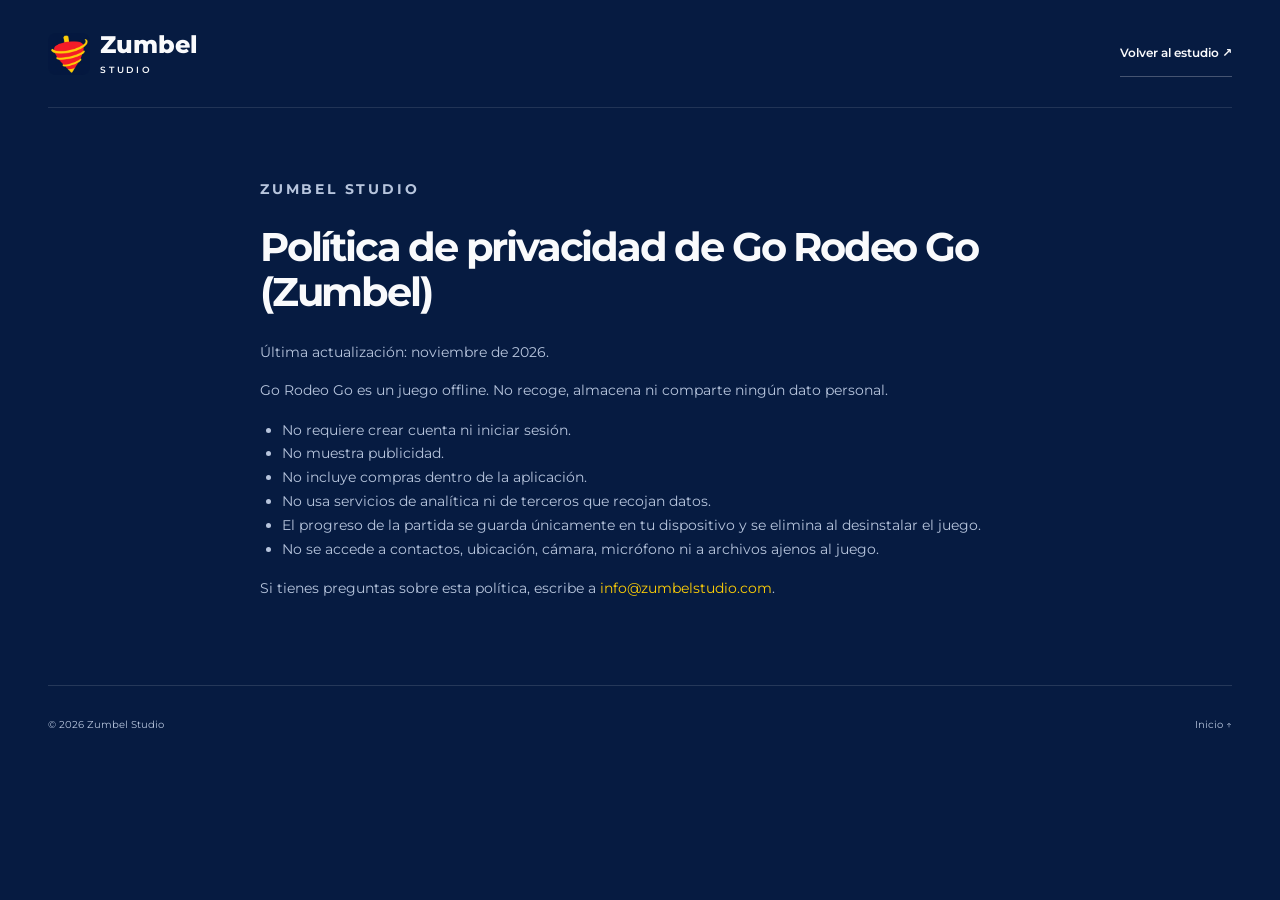
<file: privacidad-gorodeogo.html>
<!doctype html><html lang="es"><head><meta charset="utf-8"><meta name="viewport" content="width=device-width,initial-scale=1"><meta name="theme-color" content="#061b41"><title>Política de privacidad de Go Rodeo Go · Zumbel Studio</title><link rel="icon" href="assets/favicon.png?v=2"><link rel="stylesheet" href="styles.css?v=20261120-video-fit"></head><body><header class="header wrap"><a class="brand" href="index.html"><img src="assets/favicon.png?v=2" width="42" height="42" alt=""><span>Zumbel<span class="studio">STUDIO</span></span></a><a class="text-link" href="index.html">Volver al estudio ↗</a></header><main class="legal wrap"><p class="eyebrow">ZUMBEL STUDIO</p><h1>Política de privacidad de Go Rodeo Go (Zumbel)</h1><p>Última actualización: noviembre de 2026.</p><p>Go Rodeo Go es un juego offline. No recoge, almacena ni comparte ningún dato personal.</p><ul><li>No requiere crear cuenta ni iniciar sesión.</li><li>No muestra publicidad.</li><li>No incluye compras dentro de la aplicación.</li><li>No usa servicios de analítica ni de terceros que recojan datos.</li><li>El progreso de la partida se guarda únicamente en tu dispositivo y se elimina al desinstalar el juego.</li><li>No se accede a contactos, ubicación, cámara, micrófono ni a archivos ajenos al juego.</li></ul><p>Si tienes preguntas sobre esta política, escribe a <a href="mailto:info@zumbelstudio.com">info@zumbelstudio.com</a>.</p></main><footer class="footer wrap"><p>© 2026 Zumbel Studio</p><a href="index.html">Inicio ↑</a></footer></body></html>
</file>
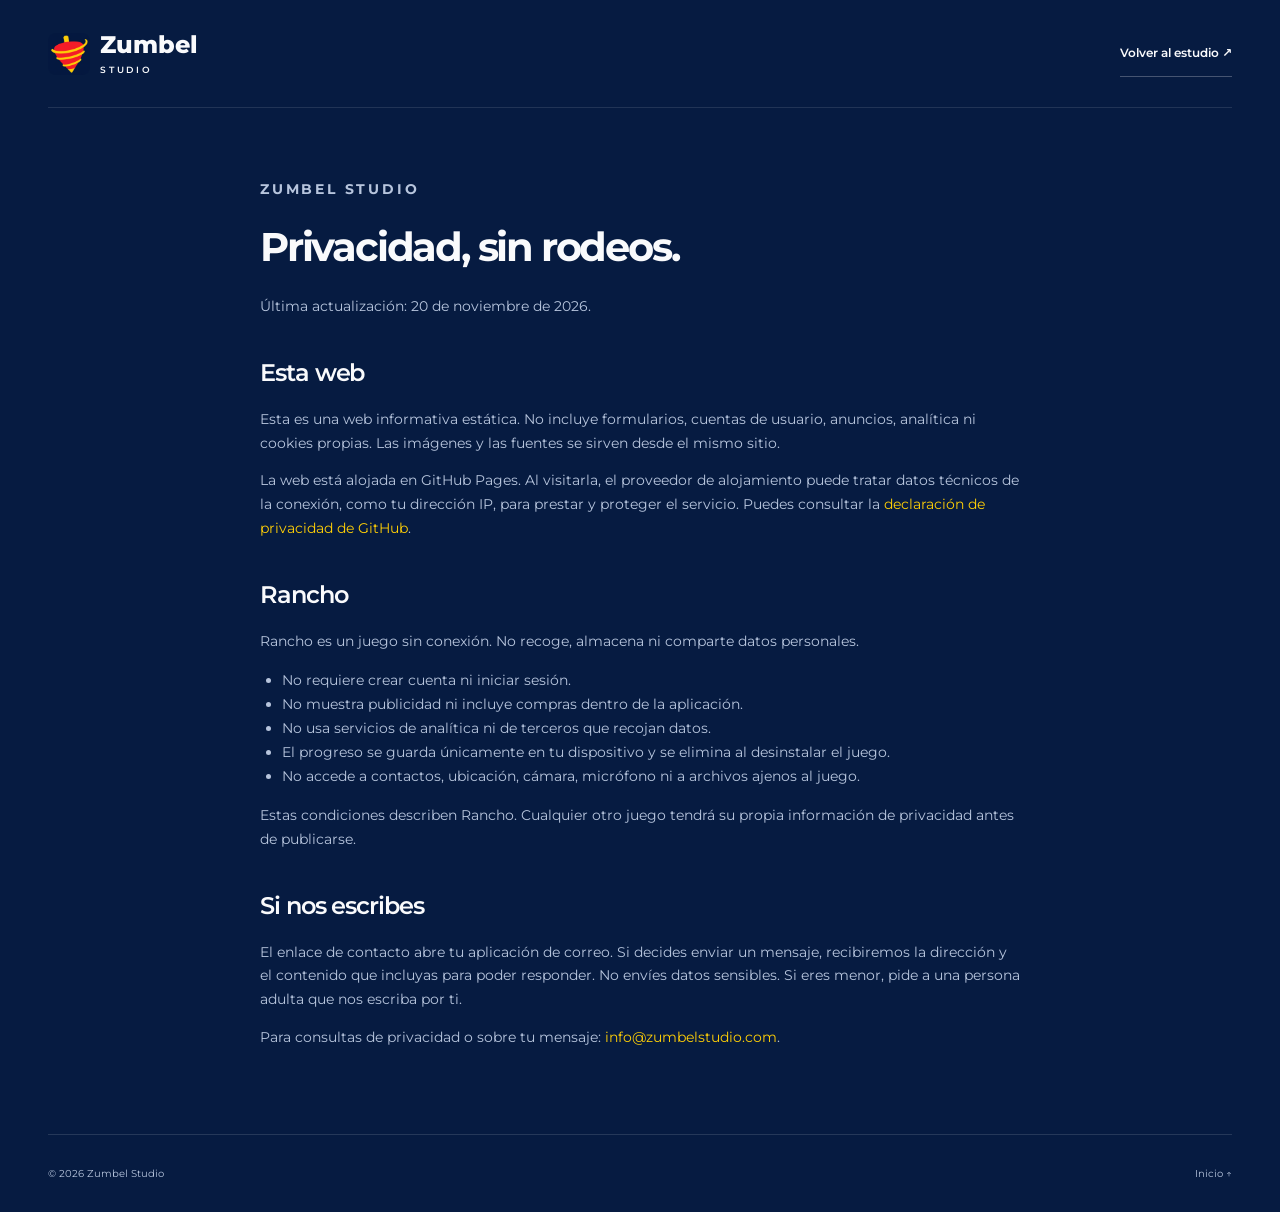
<file: privacidad.html>
<!doctype html><html lang="es"><head><meta charset="utf-8"><meta name="viewport" content="width=device-width,initial-scale=1"><meta name="theme-color" content="#061b41"><title>Privacidad · Zumbel Studio</title><link rel="icon" href="assets/favicon.png?v=2"><link rel="stylesheet" href="styles.css?v=20261120-video-fit"></head><body><header class="header wrap"><a class="brand" href="index.html"><img src="assets/favicon.png?v=2" width="42" height="42" alt=""><span>Zumbel<span class="studio">STUDIO</span></span></a><a class="text-link" href="index.html">Volver al estudio ↗</a></header><main class="legal wrap"><p class="eyebrow">ZUMBEL STUDIO</p><h1>Privacidad, sin rodeos.</h1><p>Última actualización: 20 de noviembre de 2026.</p><h2>Esta web</h2><p>Esta es una web informativa estática. No incluye formularios, cuentas de usuario, anuncios, analítica ni cookies propias. Las imágenes y las fuentes se sirven desde el mismo sitio.</p><p>La web está alojada en GitHub Pages. Al visitarla, el proveedor de alojamiento puede tratar datos técnicos de la conexión, como tu dirección IP, para prestar y proteger el servicio. Puedes consultar la <a href="https://docs.github.com/es/site-policy/privacy-policies/github-general-privacy-statement">declaración de privacidad de GitHub</a>.</p><h2>Rancho</h2><p>Rancho es un juego sin conexión. No recoge, almacena ni comparte datos personales.</p><ul><li>No requiere crear cuenta ni iniciar sesión.</li><li>No muestra publicidad ni incluye compras dentro de la aplicación.</li><li>No usa servicios de analítica ni de terceros que recojan datos.</li><li>El progreso se guarda únicamente en tu dispositivo y se elimina al desinstalar el juego.</li><li>No accede a contactos, ubicación, cámara, micrófono ni a archivos ajenos al juego.</li></ul><p>Estas condiciones describen Rancho. Cualquier otro juego tendrá su propia información de privacidad antes de publicarse.</p><h2>Si nos escribes</h2><p>El enlace de contacto abre tu aplicación de correo. Si decides enviar un mensaje, recibiremos la dirección y el contenido que incluyas para poder responder. No envíes datos sensibles. Si eres menor, pide a una persona adulta que nos escriba por ti.</p><p>Para consultas de privacidad o sobre tu mensaje: <a href="mailto:info@zumbelstudio.com">info@zumbelstudio.com</a>.</p></main><footer class="footer wrap"><p>© 2026 Zumbel Studio</p><a href="index.html">Inicio ↑</a></footer></body></html>
</file>
<file: styles.css>
@font-face{font-family:Montserrat;src:url(assets/montserrat-latin-wght-normal.woff2) format("woff2");font-weight:100 900;font-display:swap}@font-face{font-family:Lora;src:url(assets/lora-latin-wght-normal.woff2) format("woff2");font-weight:400 700;font-display:swap}:root{--navy:#061b41;--navy2:#0b244b;--white:#f9fafc;--muted:#b7c5dd;--gold:#ffcf06;--red:#ff1933}*{box-sizing:border-box}html{scroll-behavior:smooth;scroll-padding-top:30px}body{margin:0;background:var(--navy);color:var(--white);font-family:Montserrat,system-ui,sans-serif;line-height:1.7}a{color:inherit;text-decoration:none}a:focus-visible{outline:3px solid var(--gold);outline-offset:6px}a:hover{color:var(--gold)}img{max-width:100%;height:auto;display:block}.wrap{width:min(1200px,calc(100% - 96px));margin-inline:auto}.header{min-height:108px;display:flex;align-items:center;justify-content:space-between;border-bottom:1px solid #ffffff1c}.brand{display:flex;align-items:center;gap:10px;font-size:24px;font-weight:800;line-height:1.1}.brand img{border-radius:8px}.studio{font-size:9px;letter-spacing:.31em;display:block;margin-top:6px;font-weight:600}.header nav{display:flex;gap:36px;font-size:13px;font-weight:600}.hero{min-height:640px;display:grid;grid-template-columns:1.05fr 1fr;align-items:center;gap:26px;padding-block:55px 80px}.eyebrow{font-size:10px;letter-spacing:.2em;font-weight:700;color:var(--gold);margin:0 0 22px}.dot{display:inline-block;width:7px;height:7px;background:var(--red);border-radius:50%;margin-right:7px}h1,h2,h3,h4,p{margin-top:0}h1{font-size:clamp(38px,4.1vw,60px);line-height:1.14;letter-spacing:-.055em;margin-bottom:26px;font-weight:700}h1 em,h2 em{font-family:Lora,Georgia,serif;color:var(--gold);font-weight:500}h1 em{display:inline-block}h2{font-size:clamp(30px,3.2vw,44px);line-height:1.2;letter-spacing:-.045em;font-weight:600}.lead{font-size:20px;color:var(--muted);line-height:1.6}.actions{display:flex;align-items:center;gap:26px;margin-top:34px;flex-wrap:wrap}.button{display:inline-flex;justify-content:space-between;gap:22px;align-items:center;min-height:50px;padding:13px 21px;border-radius:7px;font-size:12px;font-weight:700;transition:transform .2s,background .2s}.button:hover{transform:translateY(-2px)}.primary{background:var(--gold);color:var(--navy)}.primary:hover{background:#ffe377;color:var(--navy)}.text-link{font-size:12px;font-weight:600;display:inline-block;padding-block:13px;border-bottom:1px solid #ffffff40}.text-link span{margin-left:12px}.hero-art{text-align:center;position:relative}.hero-art img{width:100%;mix-blend-mode:lighten}.orbit-caption{font-size:8px;letter-spacing:.29em;color:#b8c6dc;display:block;margin-top:10px}.ribbon{border-block:1px solid #ffffff1c;color:var(--muted);font-size:13px;letter-spacing:.05em}.ribbon .wrap{display:flex;justify-content:space-between;align-items:center;gap:12px;padding-block:21px}.ribbon span{color:var(--gold)}.section{padding-block:110px}.section-heading{display:flex;justify-content:space-between;align-items:end;gap:36px;margin-bottom:42px}.section-heading h2{margin:0}.section-heading>p{font-size:12px;line-height:1.8;color:var(--muted);margin:0 0 4px}.section-heading .eyebrow{margin-bottom:14px}.featured{position:relative;display:grid;grid-template-columns:1fr 1fr;background:linear-gradient(125deg,#143655,#0b294e);border:1px solid #ffffff21;border-radius:20px;overflow:hidden;isolation:isolate}.featured-copy{padding:52px 0 45px 52px;z-index:1}.pill{display:inline-block;font-size:9px;letter-spacing:.12em;border:1px solid #e9cb7875;color:#ffe28a;padding:5px 11px;border-radius:40px}.small-label{font-size:9px;letter-spacing:.15em;color:#b7cfe0;margin:25px 0 10px}.featured h3{font-family:Lora,Georgia,serif;font-size:75px;font-weight:600;line-height:1.1;margin:0 0 20px;letter-spacing:-.06em}.featured-copy>p:not(.small-label):not(.release-note){font-size:14px;color:#d1dce8;max-width:390px}.tags{display:flex;gap:7px;flex-wrap:wrap;margin:23px 0 30px}.tags span{font-size:9px;color:#e6e3c6;background:#ffffff0b;border:1px solid #ffffff22;border-radius:5px;padding:5px 8px}.light{background:#fff5ce;color:#10294a}.light:hover{background:var(--gold);color:var(--navy)}.release-note{font-size:10px;color:#b7c5d9;margin:15px 0 0}.ranch-art{position:relative;align-self:end;padding:18px 24px 0 0}.ranch-art img{position:relative;z-index:1;filter:drop-shadow(0 16px 18px #0004)}.sun{position:absolute;width:85%;aspect-ratio:1;background:#e8b44b22;border:1px solid #ffcf0630;border-radius:50%;top:12%;left:6%}.sun:after{content:"";position:absolute;inset:20px;border:1px solid #ffcf0620;border-radius:50%}.rancho-details{display:grid;grid-template-columns:repeat(3,1fr);gap:42px;padding:39px 0 55px;border-bottom:1px solid #ffffff20;scroll-margin-top:30px}.number{font-size:9px;color:var(--gold);letter-spacing:.16em;font-weight:600}.rancho-details h4{font-size:15px;font-weight:600;margin:13px 0 9px}.rancho-details p{font-size:12px;line-height:1.85;color:var(--muted);margin:0}.collection-heading{margin:58px 0 25px;display:flex;align-items:baseline;justify-content:space-between;gap:24px}.collection-heading h3{font-size:19px;letter-spacing:-.03em;margin:0}.collection-heading p{font-size:11px;color:var(--muted);margin:0}.project-grid{display:grid;grid-template-columns:repeat(3,1fr);gap:20px}.project{padding:30px;background:#ffffff04;border:1px solid #ffffff1c;border-radius:12px}.project-mark{height:108px;font-size:60px;font-weight:700;letter-spacing:-.1em;display:flex;align-items:center;justify-content:center;gap:7px;margin-bottom:20px;color:#faf8ef}.project-mark span{color:var(--gold);transform:rotate(-12deg);display:inline-block}.letters span{color:#ff4b62;transform:translateY(-10px) rotate(10deg)}.sums span{color:#87c9c7}.project .eyebrow{font-size:8px;margin-bottom:9px}.project h3{font-size:21px;margin-bottom:12px;letter-spacing:-.04em}.project p:not(.eyebrow){font-size:12px;color:var(--muted);min-height:64px}.project-status{border-top:1px solid #ffffff16;padding-top:17px;display:block;font-size:9px;color:#b0bfd5}.studio-section{background:#0a2248;border-block:1px solid #ffffff16;padding-block:94px}.studio-grid{display:grid;grid-template-columns:1fr 1fr;gap:100px}.studio-grid h2{font-size:50px;margin-bottom:0}.studio-story .intro{font-size:20px;line-height:1.6;color:#fff;letter-spacing:-.02em}.studio-story p{font-size:13px;color:var(--muted);max-width:470px}.contact{padding-block:100px;text-align:center}.contact h2{font-size:60px;margin-bottom:18px}.contact>p:not(.eyebrow){font-size:13px;color:var(--muted)}.mail{font-size:clamp(16px,2.7vw,32px);font-weight:500;border-bottom:1px solid #ffcf0660;padding-bottom:12px;display:inline-block;overflow-wrap:anywhere;max-width:100%}.mail span{color:var(--gold);margin-left:12px}.contact .contact-note{font-size:10px!important;margin-top:27px}.footer{border-top:1px solid #ffffff20;padding-block:30px;display:flex;align-items:center;justify-content:space-between;gap:24px;font-size:10px;color:var(--muted)}.footer .brand{font-size:19px;color:#fff}.footer p{margin:0}.skip{position:absolute;left:20px;top:-100px;padding:10px;background:var(--gold);color:var(--navy);z-index:10}.skip:focus{top:10px}.legal{max-width:760px;padding-block:70px}.legal h1{font-size:40px}.legal h2{font-size:24px;margin-top:40px}.legal p,.legal li{font-size:14px;color:var(--muted)}.legal ul{padding-left:22px}.legal a{color:var(--gold)}@media(min-width:1500px){.hero{min-height:700px}}@media(max-width:900px){.wrap{width:calc(100% - 48px)}.hero{grid-template-columns:1fr 1fr;min-height:570px;gap:12px}h1{font-size:38px}.actions{gap:12px}.section{padding-block:70px}.featured-copy{padding:32px 0 32px 30px}.featured h3{font-size:60px}.featured-copy>p:not(.small-label):not(.release-note){font-size:12px}.ranch-art{padding:0;align-self:center}.studio-grid{gap:45px}.project{padding:22px}.section-heading>p br{display:none}.section-heading>p{max-width:250px}.studio-grid h2{font-size:42px}.collection-heading{align-items:start;flex-direction:column;gap:8px}}@media(max-width:620px){.wrap{width:calc(100% - 40px)}.header{min-height:86px}.header nav{gap:17px;font-size:10px}.brand{font-size:19px;gap:6px}.brand img{width:34px}.studio{font-size:7px}.hero{display:flex;flex-direction:column;align-items:stretch;padding-block:45px 35px;gap:14px}.hero-copy{text-align:center}.eyebrow{font-size:8px;letter-spacing:.15em}h1{font-size:39px;line-height:1.17}.lead{font-size:17px}.actions{justify-content:center;gap:15px}.button{font-size:11px}.hero-art{max-width:390px;margin:auto}.hero-art img{width:100%}.orbit-caption{font-size:7px;margin-top:0}.ribbon{font-size:10px}.ribbon .wrap{gap:6px;padding-block:18px}.ribbon span:last-child{display:none}.section{padding-block:60px}.section-heading{display:block;margin-bottom:28px}.section-heading h2{font-size:30px}.section-heading>p{margin-top:20px;max-width:100%}.featured{display:flex;flex-direction:column}.featured-copy{padding:32px 26px 0}.featured h3{font-size:65px}.featured-copy>p:not(.small-label):not(.release-note){font-size:13px}.ranch-art{width:100%;max-width:370px;align-self:center;margin-top:10px;padding:0 14px}.rancho-details{grid-template-columns:1fr;gap:28px;padding-block:30px 40px}.rancho-details p{max-width:310px}.collection-heading{margin-top:42px}.collection-heading h3{font-size:19px}.project-grid{grid-template-columns:1fr;gap:14px}.project{position:relative;min-height:230px;padding:26px 22px}.project-mark{float:right;font-size:48px;width:35%;height:88px;margin:0 0 0 10px}.project h3{font-size:21px}.project p:not(.eyebrow){max-width:210px;min-height:48px}.project-status{clear:both}.studio-section{padding-block:60px}.studio-grid{grid-template-columns:1fr;gap:30px}.studio-grid h2{font-size:42px}.studio-story .intro{font-size:19px}.contact{padding-block:65px}.contact h2{font-size:48px}.contact>p:not(.eyebrow){font-size:12px}.mail{font-size:18px}.mail span{margin-left:3px}.footer{display:grid;grid-template-columns:1fr auto;gap:26px 15px;font-size:9px}.footer p{justify-self:end}.footer>a:last-child{justify-self:end}.legal{padding-block:45px}.legal h1{font-size:31px}}@media(prefers-reduced-motion:reduce){html{scroll-behavior:auto}*{transition:none!important}}.gallery{padding-top:45px}.gallery-heading{display:flex;justify-content:space-between;gap:24px;margin-bottom:22px;align-items:start}.gallery-heading h3{font-size:23px;letter-spacing:-.035em;margin:0}.gallery-heading p{font-size:10px;color:var(--muted);margin:0}.gallery-grid{display:grid;grid-template-columns:1fr 1fr;gap:24px}.gallery figure{margin:0}.gallery img{width:100%;aspect-ratio:16/9;object-fit:contain;border-radius:10px;border:1px solid #ffffff26;transition:filter .2s}.gallery a:hover img{filter:brightness(1.13)}.gallery figcaption{display:flex;gap:10px;align-items:baseline;font-size:9px;color:var(--muted);margin-top:12px}.gallery figcaption>span:first-child{font-size:12px;color:#fff;font-weight:600}.gallery figcaption>span:last-child{margin-left:auto;color:var(--gold)}@media(max-width:620px){.gallery-heading{display:block}.gallery-heading p{margin-top:12px}.gallery-grid{grid-template-columns:1fr;gap:26px}}.header nav a{display:flex;align-items:center;min-height:44px}.header .brand{flex-shrink:0}.header nav{align-items:center}@media(max-width:380px){.header{flex-direction:column;align-items:flex-start;padding-block:16px;gap:10px}.header nav{width:100%;justify-content:space-between;font-size:11px;gap:20px}.hero{padding-top:34px}.ribbon{font-size:9px}.ribbon .wrap{gap:5px}}
.video-section{padding-top:80px}.video-frame{border-radius:12px;overflow:hidden;border:1px solid #ffffff26;background:#04122e}.video-frame video{width:100%;max-width:100%;height:auto;display:block}.video-caption{font-size:10px;color:var(--muted);margin:12px 0 0}.udp-section{padding-top:0}
.udp-intro{display:flex;justify-content:space-between;align-items:center;gap:36px;margin-bottom:34px}
.udp-intro p{font-size:13px;color:var(--muted);max-width:560px;margin:0}
.udp-grid{display:grid;grid-template-columns:repeat(3,1fr);gap:20px}
.udp-card{padding:22px;background:#ffffff04;border:1px solid #ffffff1c;border-radius:12px;display:flex;flex-direction:column}
.udp-card img{width:100%;aspect-ratio:1;object-fit:cover;border-radius:8px;border:1px solid #ffffff1a;margin-bottom:18px;background:#011644}
.udp-card .eyebrow{font-size:8px;margin-bottom:8px}
.udp-card h3{font-size:16px;letter-spacing:-.02em;line-height:1.35;margin-bottom:10px}
.udp-card p:not(.eyebrow){font-size:11px;color:var(--muted);line-height:1.75;margin-bottom:16px;flex:1}
.udp-watch{font-size:10px;font-weight:700;color:var(--gold);border-top:1px solid #ffffff16;padding-top:14px;display:block}
.udp-watch span{margin-left:8px}
.udp-soon{font-size:9px;color:#b0bfd5;border-top:1px solid #ffffff16;padding-top:14px;display:block}
@media(max-width:900px){.udp-grid{grid-template-columns:1fr 1fr}.udp-intro{flex-direction:column;align-items:flex-start;gap:20px}}
@media(max-width:620px){.udp-grid{grid-template-columns:1fr}.udp-card img{max-width:260px;margin-inline:auto}}
.udp-views{color:var(--muted);font-weight:600;letter-spacing:.05em}
</file>
